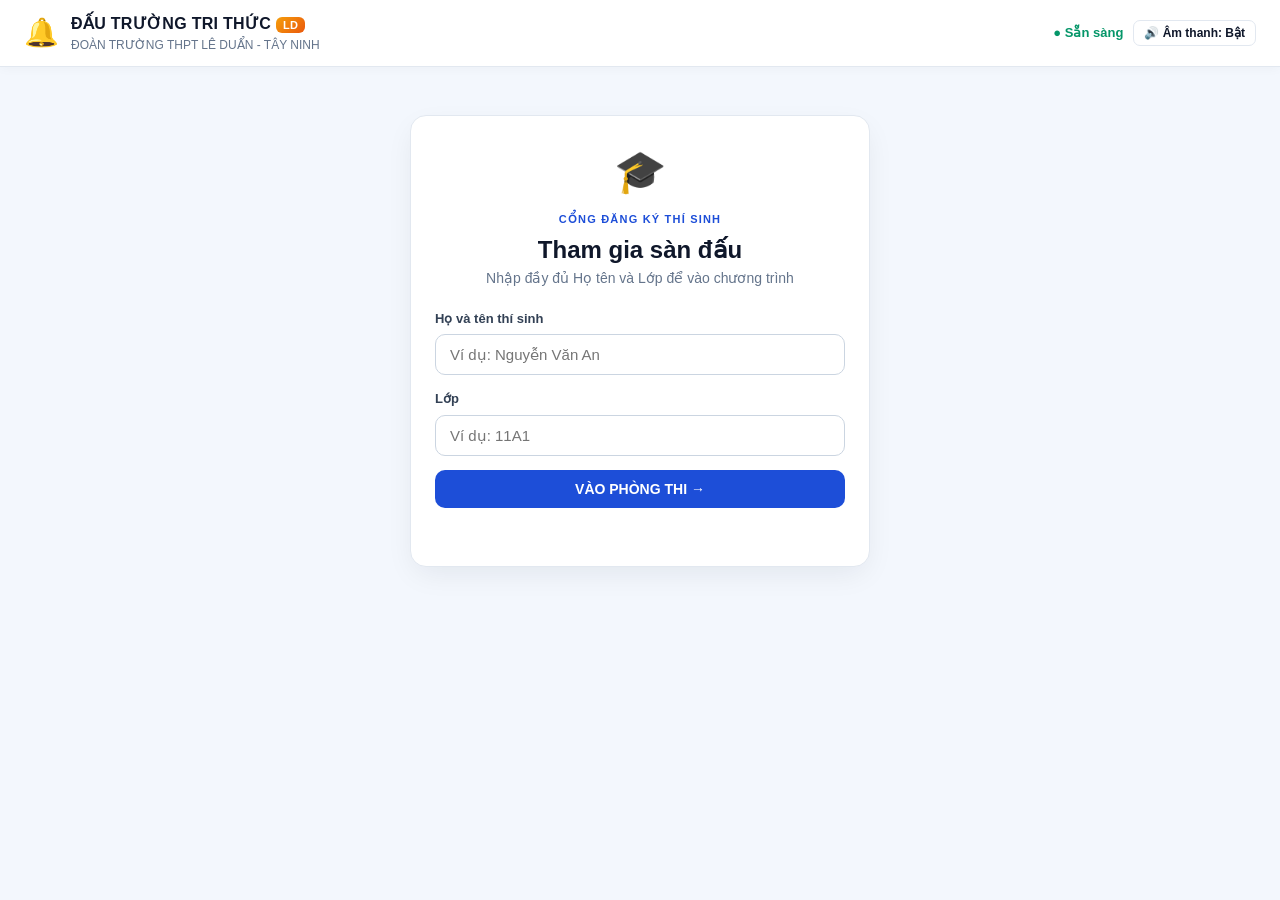
<file: index.html>
<!doctype html>
<html lang="vi">
<head>
  <meta charset="utf-8">
  <meta name="viewport" content="width=device-width,initial-scale=1">
  <title>Rung Chuông Vàng - THPT Lê Duẩn</title>
  <link rel="stylesheet" href="style.css">
</head>
<body>
  <header class="topbar">
    <a class="brand" href="index.html">
      <span class="brand-logo">🔔</span>
      <span><b>ĐẤU TRƯỜNG TRI THỨC <span class="pro-tag">LD</span></b><small>ĐOÀN TRƯỜNG THPT LÊ DUẨN - TÂY NINH</small></span>
    </a>
    <div class="top-right">
      <span id="netState" style="font-size:13px;font-weight:700;color:#059669">● Sẵn sàng</span>
      <button id="soundToggle" class="action-btn outline-btn sm-btn">🔊 Âm thanh: Bật</button>
    </div>
  </header>

  <main class="container">
    <section id="loginView" class="login-panel">
      <div class="login-emblem">🎓</div>
      <p class="kicker">CỔNG ĐĂNG KÝ THÍ SINH</p>
      <h1>Tham gia sàn đấu</h1>
      <p class="sub">Nhập đầy đủ Họ tên và Lớp để vào chương trình</p>
      <div class="login-grid">
        <label>Họ và tên thí sinh<input id="fullName" placeholder="Ví dụ: Nguyễn Văn An" autocomplete="name"></label>
        <label>Lớp<input id="className" placeholder="Ví dụ: 11A1"></label>
        <button id="joinBtn" class="action-btn primary-btn wide">VÀO PHÒNG THI →</button>
      </div>
      <div id="loginMsg" class="notice"></div>
    </section>

    <section id="examView" class="surface hidden">
      <div class="status-bar">
        <div>
          <strong id="playerName" style="font-size:16px">Thí sinh</strong> · <span id="playerClass" class="badge badge-blue">Lớp</span>
        </div>
        <div style="display:flex;gap:8px;align-items:center">
          <span class="badge badge-green">Điểm: <b id="playerScore">0</b></span>
          <span id="playerStateBadge" class="badge badge-amber">Đang chờ</span>
        </div>
      </div>

      <div id="waitingBox" style="text-align:center;padding:36px 12px">
        <div style="font-size:48px;margin-bottom:10px">⏳</div>
        <h2 id="waitTitle">Đang chờ Ban tổ chức bắt đầu...</h2>
        <p id="waitDesc" class="sub" style="margin-top:6px">Vui lòng giữ nguyên màn hình này và không chuyển sang ứng dụng khác.</p>
      </div>

      <div id="eliminatedBox" class="hidden" style="text-align:center;padding:36px 12px">
        <div style="font-size:52px;margin-bottom:10px">🛑</div>
        <h2 style="color:var(--danger)">BẠN ĐÃ DỪNG CUỘC CHƠI</h2>
        <p id="elimReason" class="sub" style="margin-top:8px;font-weight:700;color:#991b1b">Lý do: Trả lời sai</p>
        <p class="sub">Hãy theo dõi sân khấu để chờ lượt <b>Cứu trợ</b> từ Thầy Cô và khán giả!</p>
      </div>

      <div id="finishedBox" class="hidden" style="text-align:center;padding:36px 12px">
        <div style="font-size:52px;margin-bottom:10px">🏆</div>
        <h2>CUỘC THI ĐÃ KẾT THÚC</h2>
        <p class="sub" style="margin-top:8px">Cảm ơn bạn đã tham gia Rung Chuông Vàng Pro!</p>
        <a href="results.html" class="action-btn primary-btn" style="text-decoration:none;margin-top:10px">XEM BẢNG XẾP HẠNG</a>
      </div>

      <div id="questionBox" class="hidden">
        <div class="timer-box">
          <span class="badge badge-blue" id="qCounter">Câu 1 / 20</span>
          <span class="timer-num" id="timerDisplay">10s</span>
        </div>
        <div class="q-text" id="qText">Đang tải nội dung câu hỏi...</div>
        <div class="options-grid" id="options">
          <button class="opt-btn" data-choice="A"><span class="opt-key">A</span><span id="optA"></span></button>
          <button class="opt-btn" data-choice="B"><span class="opt-key">B</span><span id="optB"></span></button>
          <button class="opt-btn" data-choice="C"><span class="opt-key">C</span><span id="optC"></span></button>
          <button class="opt-btn" data-choice="D"><span class="opt-key">D</span><span id="optD"></span></button>
        </div>
        <div id="answerNotice" class="notice ok" style="text-align:center"></div>
      </div>
    </section>
  </main>

  <div id="toast" class="toast hidden"></div>
  <script src="config.js"></script>
  <script src="app.js"></script>
</body>
</html>
</file>
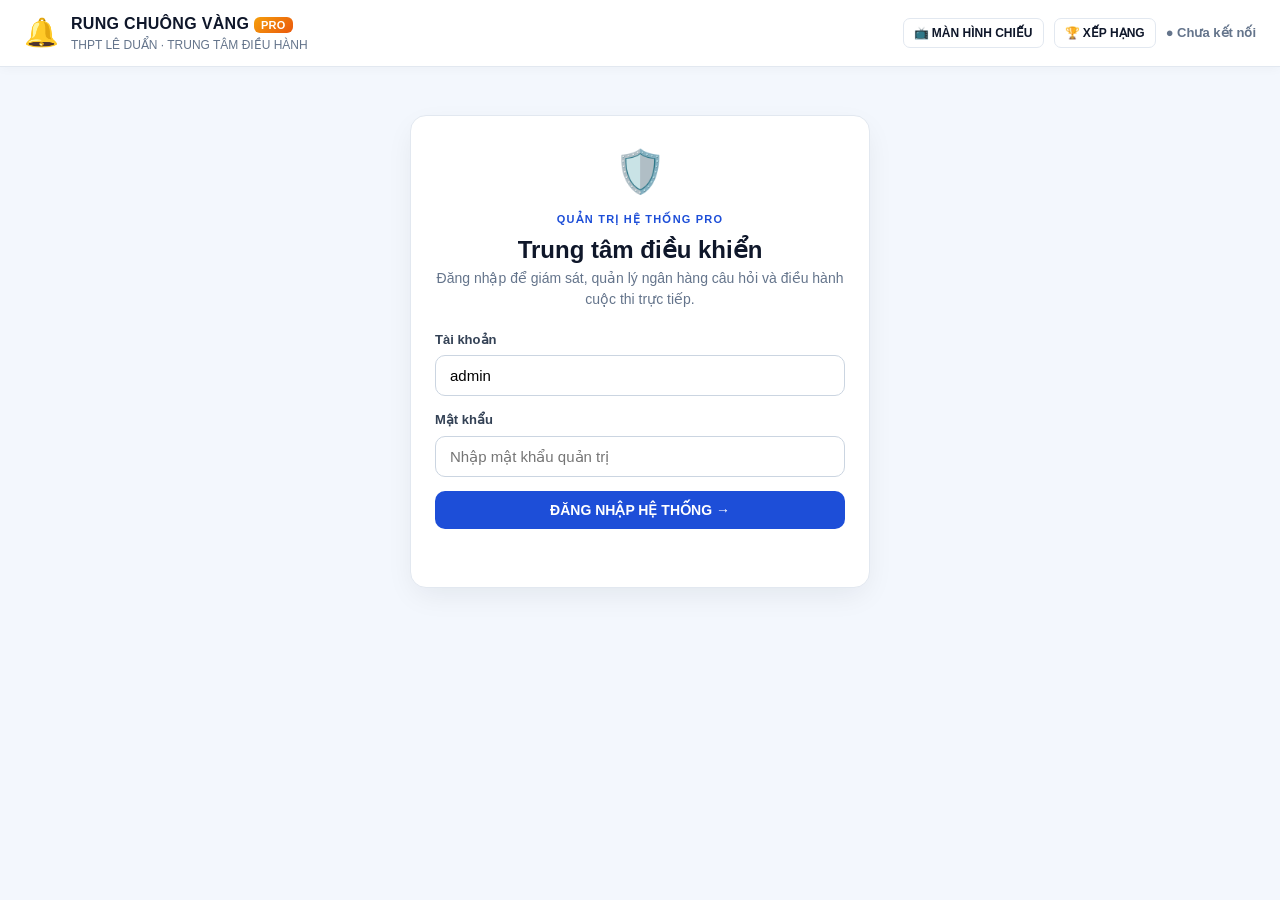
<file: admin.html>
<!doctype html>
<html lang="vi">
<head>
  <meta charset="utf-8">
  <meta name="viewport" content="width=device-width,initial-scale=1">
  <title>Admin Pro | Rung Chuông Vàng</title>
  <link rel="stylesheet" href="style.css">
</head>
<body class="admin-body">
  <header class="admin-top">
    <a class="brand" href="index.html">
      <span class="brand-logo">🔔</span>
      <span><b>RUNG CHUÔNG VÀNG <span class="pro-tag">PRO</span></b><small>THPT LÊ DUẨN · TRUNG TÂM ĐIỀU HÀNH</small></span>
    </a>
    <div class="top-right">
      <a href="screen.html" target="_blank" class="action-btn outline-btn sm-btn" style="text-decoration:none">📺 MÀN HÌNH CHIẾU</a>
      <a href="results.html" target="_blank" class="action-btn outline-btn sm-btn" style="text-decoration:none">🏆 XẾP HẠNG</a>
      <span id="connection" style="font-size:13px;font-weight:700;color:#64748b">● Chưa kết nối</span>
      <button id="logoutAdmin" class="action-btn outline-btn sm-btn hidden">Đăng xuất</button>
    </div>
  </header>

  <main class="admin-wrap">
    <section id="loginPanel" class="login-panel surface">
      <div class="login-emblem">🛡️</div>
      <p class="kicker">QUẢN TRỊ HỆ THỐNG PRO</p>
      <h1>Trung tâm điều khiển</h1>
      <p class="sub">Đăng nhập để giám sát, quản lý ngân hàng câu hỏi và điều hành cuộc thi trực tiếp.</p>
      <div class="login-grid">
        <label>Tài khoản<input id="adminUser" autocomplete="username" placeholder="Nhập admin" value="admin"></label>
        <label>Mật khẩu<input id="adminPass" type="password" autocomplete="current-password" placeholder="Nhập mật khẩu quản trị"></label>
        <button class="action-btn primary-btn wide" id="loginAdmin">ĐĂNG NHẬP HỆ THỐNG →</button>
      </div>
      <div id="adminMsg" class="notice" role="status"></div>
    </section>

    <div id="controls" class="hidden">
      <section class="welcome-row">
        <div>
          <p class="kicker">LIVE CONTROL ROOM PRO</p>
          <h1>Bảng điều hành cuộc thi</h1>
          <p class="sub" style="margin-bottom:0">Duyệt thí sinh đồng loạt, cứu trợ, quản lý ngân hàng câu hỏi và theo dõi thời gian thực.</p>
        </div>
        <div style="display:flex;gap:10px;align-items:center;flex-wrap:wrap">
          <button id="btnOpenQBank" class="action-btn outline-btn">📚 NGÂN HÀNG CÂU HỎI</button>
          <button id="btnExportCsv" class="action-btn outline-btn">📥 XUẤT CSV</button>
          <span id="statusBadge" class="badge badge-amber" style="font-size:13px;padding:8px 14px">ĐANG CHỜ</span>
        </div>
      </section>

      <section class="metric-grid">
        <article class="metric-card"><span class="metric-icon blue">👥</span><div><small>TỔNG ĐĂNG KÝ</small><strong id="mTotal">0</strong></div></article>
        <article class="metric-card"><span class="metric-icon green">✓</span><div><small>ĐANG THI / ĐÃ DUYỆT</small><strong id="mActive">0</strong></div></article>
        <article class="metric-card"><span class="metric-icon amber">⌛</span><div><small>CHỜ DUYỆT</small><strong id="mPending">0</strong></div></article>
        <article class="metric-card"><span class="metric-icon red">✕</span><div><small>ĐÃ BỊ LOẠI</small><strong id="mEliminated">0</strong></div></article>
      </section>

      <section class="control-grid">
        <article class="panel">
          <div class="panel-head">
            <div><p class="kicker">GAME MASTER</p><h2>Điều khiển cuộc thi</h2></div>
            <span id="adminTimer" style="font-size:22px;font-weight:900;color:var(--primary)">0s</span>
          </div>
          <div class="main-actions">
            <button id="start" class="action-btn primary-btn">▶ BẮT ĐẦU THI</button>
            <button id="next" class="action-btn soft-btn">⏭ CÂU TIẾP THEO</button>
            <button id="pause" class="action-btn soft-btn">Ⅱ TẠM DỪNG</button>
            <button id="resume" class="action-btn soft-btn">▶ TIẾP TỤC</button>
            <button id="finish" class="action-btn danger-btn">■ KẾT THÚC</button>
            <button id="resetGame" class="action-btn outline-btn" style="border-color:#fca5a5;color:#dc2626">↺ TẠO PHIÊN MỚI</button>
          </div>
          <div id="liveQuestionBox" style="background:#f8fafc;padding:14px;border-radius:12px;border:1px solid var(--border)">
            <small class="kicker" id="liveQMeta">CHƯA BẮT ĐẦU</small>
            <p id="liveQText" style="font-weight:700;margin-top:4px">Bấm "Bắt đầu thi" để phát câu hỏi đầu tiên.</p>
            <p id="liveQAns" style="font-size:13px;color:var(--success);font-weight:700;margin-top:6px"></p>
          </div>
        </article>

        <article class="panel">
          <div class="panel-head">
            <div><p class="kicker">CẤU HÌNH & THAO TÁC NHANH</p><h2>Thiết lập phiên thi</h2></div>
          </div>
          <div class="main-actions">
            <button id="approveAll" class="action-btn success-btn">✓ DUYỆT TẤT CẢ THÍ SINH</button>
            <button id="reinstateAll" class="action-btn soft-btn">💖 CỨU TRỢ TẤT CẢ</button>
          </div>
          <div class="settings-row">
            <label>Số câu thi<input id="cfgQuestions" type="number" min="1" max="100" value="20"></label>
            <label>Giây / câu<input id="cfgSeconds" type="number" min="5" max="120" value="10"></label>
            <label>Kho bốc thăm<input id="cfgPool" type="number" min="1" max="500" value="100"></label>
          </div>
          <button id="saveSettings" class="action-btn outline-btn wide" style="margin-top:12px">💾 LƯU CẤU HÌNH</button>
        </article>
      </section>

      <section class="panel">
        <div class="panel-head">
          <div><p class="kicker">DANH SÁCH SÀN ĐẤU</p><h2>Thí sinh tham gia</h2></div>
          <input id="searchStudent" placeholder="Tìm tên hoặc lớp..." style="max-width:260px;margin:0">
        </div>
        <div class="table-wrap">
          <table>
            <thead>
              <tr><th>Mã TS</th><th>Họ và tên</th><th>Lớp</th><th>Trạng thái</th><th>Ghi chú / Lý do</th><th>Thao tác</th></tr>
            </thead>
            <tbody id="studentRows"></tbody>
          </table>
        </div>
      </section>
    </div>
  </main>

  <!-- Modal Ngân hàng câu hỏi -->
  <div id="qBankModal" class="modal-backdrop hidden">
    <div class="modal-card">
      <div class="panel-head">
        <div><p class="kicker">NGÂN HÀNG CÂU HỎI PRO</p><h2>Quản lý câu hỏi trực tiếp</h2></div>
        <button id="btnCloseQBank" class="action-btn outline-btn sm-btn">✕ Đóng</button>
      </div>
      <div style="background:#f8fafc;padding:16px;border-radius:12px;border:1px solid var(--border);margin-bottom:18px">
        <input type="hidden" id="qEditId">
        <div class="form-grid">
          <label>Nội dung câu hỏi<textarea id="qInputText" rows="2" placeholder="Nhập nội dung câu hỏi..."></textarea></label>
          <div style="display:grid;grid-template-columns:1fr 1fr;gap:10px">
            <label>Đáp án A<input id="qInputA" placeholder="Phương án A"></label>
            <label>Đáp án B<input id="qInputB" placeholder="Phương án B"></label>
            <label>Đáp án C<input id="qInputC" placeholder="Phương án C"></label>
            <label>Đáp án D<input id="qInputD" placeholder="Phương án D"></label>
          </div>
          <div style="display:grid;grid-template-columns:1fr 1fr 1fr;gap:10px">
            <label>Đáp án đúng
              <select id="qInputCorrect"><option value="A">A</option><option value="B">B</option><option value="C">C</option><option value="D">D</option></select>
            </label>
            <label>Chủ đề<input id="qInputTopic" value="Kiến thức chung"></label>
            <label>Trạng thái
              <select id="qInputActive"><option value="TRUE">Hiển thị (Bật)</option><option value="FALSE">Ẩn (Tắt)</option></select>
            </label>
          </div>
          <div style="display:flex;gap:10px">
            <button id="btnSaveQuestion" class="action-btn primary-btn">💾 LƯU CÂU HỎI</button>
            <button id="btnResetQuestionForm" class="action-btn outline-btn">Làm mới ô nhập</button>
          </div>
        </div>
      </div>
      <div class="table-wrap">
        <table>
          <thead><tr><th>ID</th><th>Nội dung câu hỏi</th><th>Đáp án</th><th>Trạng thái</th><th>Thao tác</th></tr></thead>
          <tbody id="qBankRows"></tbody>
        </table>
      </div>
    </div>
  </div>

  <div id="toast" class="toast hidden"></div>
  <script src="config.js"></script>
  <script src="admin.js"></script>
</body>
</html>
</file>
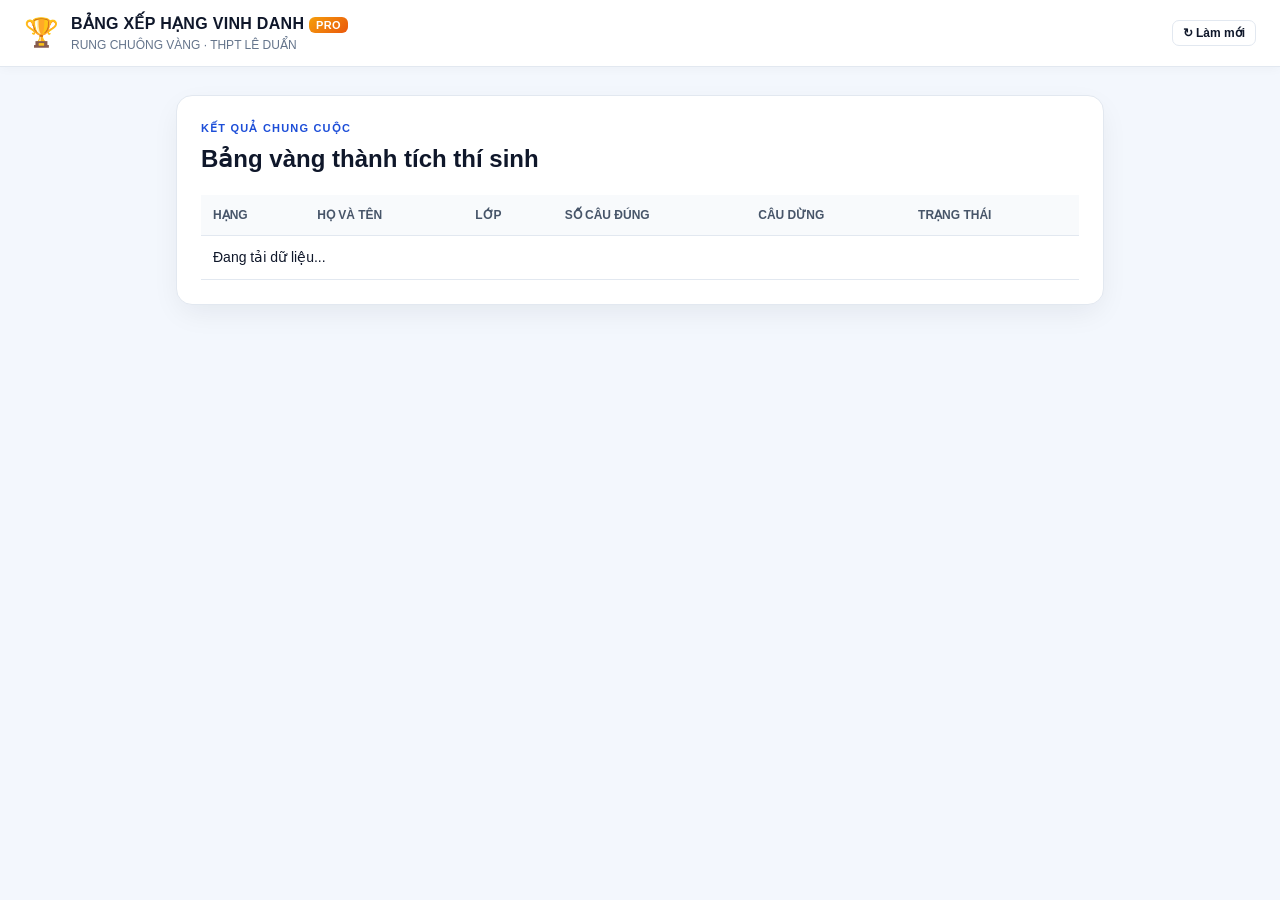
<file: results.html>
<!doctype html>
<html lang="vi">
<head>
  <meta charset="utf-8">
  <meta name="viewport" content="width=device-width,initial-scale=1">
  <title>Bảng Xếp Hạng | Rung Chuông Vàng Pro</title>
  <link rel="stylesheet" href="style.css">
</head>
<body>
  <header class="topbar">
    <a class="brand" href="index.html">
      <span class="brand-logo">🏆</span>
      <span><b>BẢNG XẾP HẠNG VINH DANH <span class="pro-tag">PRO</span></b><small>RUNG CHUÔNG VÀNG · THPT LÊ DUẨN</small></span>
    </a>
    <div class="top-right">
      <button onclick="location.reload()" class="action-btn outline-btn sm-btn">↻ Làm mới</button>
    </div>
  </header>

  <main class="container" style="max-width:960px">
    <section class="surface">
      <p class="kicker">KẾT QUẢ CHUNG CUỘC</p>
      <h1 style="margin-bottom:18px">Bảng vàng thành tích thí sinh</h1>
      <div class="table-wrap">
        <table>
          <thead>
            <tr><th>Hạng</th><th>Họ và tên</th><th>Lớp</th><th>Số câu đúng</th><th>Câu dừng</th><th>Trạng thái</th></tr>
          </thead>
          <tbody id="rankRows"><tr><td colspan="6">Đang tải dữ liệu...</td></tr></tbody>
        </table>
      </div>
    </section>
  </main>

  <script src="config.js"></script>
  <script>
    (async () => {
      const url = RCV_CONFIG.API_URL + "?action=leaderboard";
      let d;
      try {
        const r = await fetch(url);
        d = await r.json();
      } catch (_) {
        d = await new Promise(res => {
          const cb = "rcv_lb_" + Date.now();
          const s = document.createElement("script");
          window[cb] = x => { delete window[cb]; s.remove(); res(x); };
          s.src = url + "&callback=" + cb;
          document.body.appendChild(s);
        });
      }
      const tbody = document.getElementById("rankRows");
      if (!d || !d.ok || !d.rows.length) {
        tbody.innerHTML = '<tr><td colspan="6">Chưa có dữ liệu xếp hạng.</td></tr>';
        return;
      }
      tbody.innerHTML = d.rows.map((r, idx) => {
        const medal = idx === 0 ? "🥇 1" : (idx === 1 ? "🥈 2" : (idx === 2 ? "🥉 3" : idx + 1));
        return `<tr>
          <td><b>${medal}</b></td>
          <td><b>${r.hoTen}</b></td>
          <td>${r.lop}</td>
          <td><span class="badge badge-green">${r.correct} câu</span></td>
          <td>Câu ${r.lastQuestion || 0}</td>
          <td>${r.status} ${r.reason ? `(${r.reason})` : ""}</td>
        </tr>`;
      }).join("");
    })();
  </script>
</body>
</html>
</file>
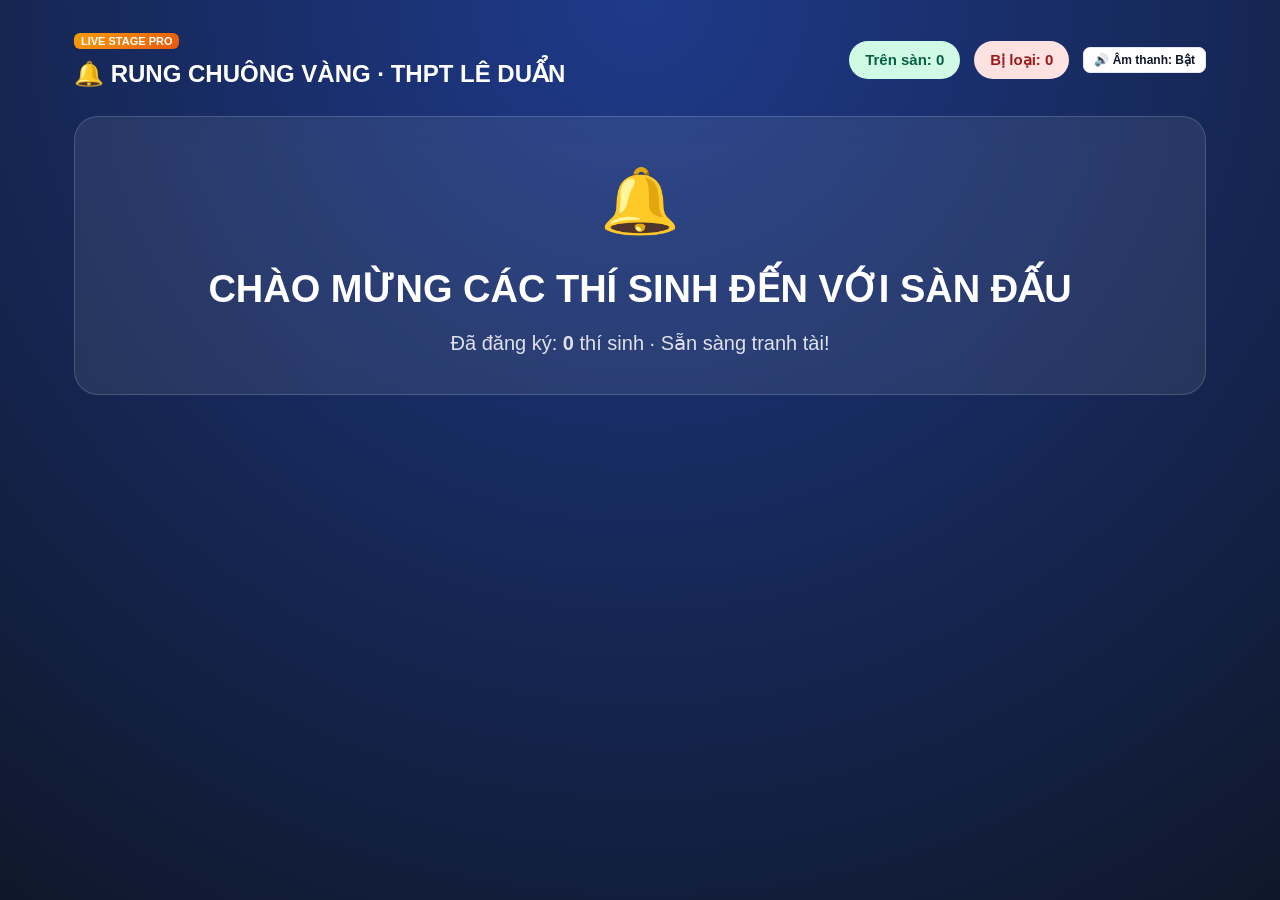
<file: screen.html>
<!doctype html>
<html lang="vi">
<head>
  <meta charset="utf-8">
  <meta name="viewport" content="width=device-width,initial-scale=1">
  <title>Màn Hình Sân Khấu | Rung Chuông Vàng Pro</title>
  <link rel="stylesheet" href="style.css">
</head>
<body class="screen-body">
  <div class="stage-wrap">
    <div style="display:flex;justify-content:space-between;align-items:center;flex-wrap:wrap;gap:12px">
      <div style="text-align:left">
        <span class="pro-tag">LIVE STAGE PRO</span>
        <h2 style="font-size:24px;margin-top:4px">🔔 RUNG CHUÔNG VÀNG · THPT LÊ DUẨN</h2>
      </div>
      <div style="display:flex;gap:14px;align-items:center">
        <div class="badge badge-green" style="font-size:15px;padding:8px 16px">Trên sàn: <b id="stActive">0</b></div>
        <div class="badge badge-red" style="font-size:15px;padding:8px 16px">Bị loại: <b id="stElim">0</b></div>
        <button id="stageSound" class="action-btn outline-btn sm-btn">🔊 Âm thanh: Bật</button>
      </div>
    </div>

    <div class="stage-card">
      <div id="stageWaiting">
        <div style="font-size:64px;margin-bottom:12px">🔔</div>
        <h1 style="font-size:38px">CHÀO MỪNG CÁC THÍ SINH ĐẾN VỚI SÀN ĐẤU</h1>
        <p style="font-size:20px;opacity:0.85;margin-top:10px">Đã đăng ký: <b id="stTotal">0</b> thí sinh · Sẵn sàng tranh tài!</p>
      </div>

      <div id="stageQuestion" class="hidden">
        <div style="display:flex;justify-content:space-between;align-items:center">
          <span class="badge badge-amber" style="font-size:18px;padding:8px 18px" id="stQNo">CÂU 1 / 20</span>
          <span style="font-size:18px;opacity:0.9" id="stAnswered">Đã trả lời: 0</span>
          <div style="font-size:46px;font-weight:900;color:#fbbf24" id="stTimer">10s</div>
        </div>
        <div class="stage-q" id="stQText">Nội dung câu hỏi</div>
        <div class="stage-opts">
          <div class="stage-opt"><b>A</b><span id="stA"></span></div>
          <div class="stage-opt"><b>B</b><span id="stB"></span></div>
          <div class="stage-opt"><b>C</b><span id="stC"></span></div>
          <div class="stage-opt"><b>D</b><span id="stD"></span></div>
        </div>
      </div>

      <div id="stageFinished" class="hidden">
        <div style="font-size:68px;margin-bottom:12px">🏆</div>
        <h1 style="font-size:40px">CHÚC MỪNG CÁC THÍ SINH XUẤT SẮC!</h1>
        <p style="font-size:20px;opacity:0.85;margin-top:10px">Cuộc thi đã khép lại thành công tốt đẹp.</p>
        <a href="results.html" class="action-btn primary-btn" style="text-decoration:none;margin-top:20px;font-size:18px;padding:14px 28px">XEM BẢNG VINH DANH</a>
      </div>
    </div>
  </div>
  <script src="config.js"></script>
  <script src="screen.js"></script>
</body>
</html>
</file>
<file: style.css>
:root {
  --bg: #f3f7fd;
  --surface: #ffffff;
  --ink: #0f172a;
  --muted: #64748b;
  --primary: #1d4ed8;
  --primary-hover: #1e40af;
  --accent: #f59e0b;
  --success: #059669;
  --danger: #dc2626;
  --border: #e2e8f0;
  --radius: 16px;
  --shadow: 0 10px 30px -5px rgba(15, 23, 42, 0.08);
}

* { box-sizing: border-box; margin: 0; padding: 0; }
body {
  font-family: -apple-system, BlinkMacSystemFont, "Segoe UI", Roboto, Helvetica, Arial, sans-serif;
  background: var(--bg);
  color: var(--ink);
  line-height: 1.5;
  min-height: 100vh;
}
.hidden { display: none !important; }

/* Header */
.topbar, .admin-top {
  background: var(--surface);
  border-bottom: 1px solid var(--border);
  padding: 12px 24px;
  display: flex;
  justify-content: space-between;
  align-items: center;
  position: sticky;
  top: 0;
  z-index: 50;
  box-shadow: 0 2px 10px rgba(0,0,0,0.03);
}
.brand { display: flex; align-items: center; gap: 12px; text-decoration: none; color: inherit; }
.brand-logo { font-size: 28px; }
.brand b { display: block; font-size: 16px; letter-spacing: 0.3px; }
.brand small { display: block; font-size: 12px; color: var(--muted); }
.pro-tag {
  background: linear-gradient(135deg, #f59e0b, #ea580c);
  color: #fff;
  padding: 2px 7px;
  border-radius: 6px;
  font-size: 11px;
  font-weight: 800;
  vertical-align: middle;
}
.top-right { display: flex; align-items: center; gap: 10px; flex-wrap: wrap; }

/* Buttons */
.action-btn {
  display: inline-flex;
  align-items: center;
  justify-content: center;
  gap: 6px;
  padding: 10px 16px;
  border-radius: 10px;
  font-weight: 600;
  font-size: 14px;
  border: 1px solid transparent;
  cursor: pointer;
  transition: all 0.15s ease;
}
.action-btn:disabled { opacity: 0.55; cursor: not-allowed; }
.primary-btn { background: var(--primary); color: #fff; }
.primary-btn:hover:not(:disabled) { background: var(--primary-hover); }
.success-btn { background: var(--success); color: #fff; }
.success-btn:hover:not(:disabled) { background: #047857; }
.danger-btn { background: var(--danger); color: #fff; }
.danger-btn:hover:not(:disabled) { background: #b91c1c; }
.soft-btn { background: #eff6ff; color: var(--primary); border-color: #dbeafe; }
.soft-btn:hover:not(:disabled) { background: #dbeafe; }
.outline-btn { background: #fff; color: var(--ink); border-color: var(--border); }
.outline-btn:hover:not(:disabled) { background: #f8fafc; }
.wide { width: 100%; }
.sm-btn { padding: 5px 10px; font-size: 12px; border-radius: 7px; }

/* Cards & Layout */
.container { max-width: 760px; margin: 28px auto; padding: 0 16px; }
.admin-wrap { max-width: 1320px; margin: 24px auto; padding: 0 20px; }
.surface, .panel, .login-panel {
  background: var(--surface);
  border: 1px solid var(--border);
  border-radius: var(--radius);
  padding: 24px;
  box-shadow: var(--shadow);
}
.login-panel { max-width: 460px; margin: 48px auto; text-align: center; }
.login-emblem { font-size: 42px; margin-bottom: 8px; }
.kicker { font-size: 11px; font-weight: 800; letter-spacing: 1.2px; color: var(--primary); text-transform: uppercase; margin-bottom: 4px; }
.sub { color: var(--muted); font-size: 14px; margin-bottom: 20px; }

/* Forms */
.login-grid, .form-grid { display: grid; gap: 14px; text-align: left; }
label { display: block; font-size: 13px; font-weight: 600; color: #334155; }
input, select, textarea {
  width: 100%;
  margin-top: 6px;
  padding: 11px 14px;
  border: 1px solid #cbd5e1;
  border-radius: 10px;
  font-size: 15px;
  outline: none;
  transition: border 0.15s;
}
input:focus, select:focus, textarea:focus { border-color: var(--primary); box-shadow: 0 0 0 3px rgba(29, 78, 216, 0.12); }

.notice { margin-top: 14px; font-size: 14px; font-weight: 600; color: var(--danger); min-height: 20px; }
.notice.ok { color: var(--success); }

/* Student Exam View */
.status-bar {
  display: flex;
  justify-content: space-between;
  align-items: center;
  flex-wrap: wrap;
  gap: 10px;
  background: #f8fafc;
  padding: 12px 16px;
  border-radius: 12px;
  border: 1px solid var(--border);
  margin-bottom: 18px;
}
.badge { padding: 4px 10px; border-radius: 999px; font-size: 12px; font-weight: 700; }
.badge-blue { background: #dbeafe; color: #1e40af; }
.badge-green { background: #d1fae5; color: #065f46; }
.badge-amber { background: #fef3c7; color: #92400e; }
.badge-red { background: #fee2e2; color: #991b1b; }

.timer-box {
  display: flex;
  align-items: center;
  justify-content: space-between;
  margin-bottom: 14px;
}
.timer-num { font-size: 28px; font-weight: 900; color: var(--primary); font-variant-numeric: tabular-nums; }
.timer-num.urgent { color: var(--danger); animation: pulse 0.6s infinite alternate; }
@keyframes pulse { from { transform: scale(1); } to { transform: scale(1.08); } }

.q-text { font-size: 20px; font-weight: 700; margin-bottom: 20px; color: #0f172a; }
.options-grid { display: grid; gap: 12px; }
.opt-btn {
  display: flex;
  align-items: center;
  gap: 14px;
  width: 100%;
  text-align: left;
  padding: 15px 18px;
  background: #fff;
  border: 2px solid var(--border);
  border-radius: 14px;
  font-size: 16px;
  font-weight: 600;
  cursor: pointer;
  transition: all 0.15s;
}
.opt-btn:hover:not(:disabled) { border-color: var(--primary); background: #eff6ff; }
.opt-btn.selected { border-color: var(--primary); background: #dbeafe; color: #1e3a8a; }
.opt-key {
  width: 34px; height: 34px;
  border-radius: 10px;
  background: #f1f5f9;
  display: inline-flex; align-items: center; justify-content: center;
  font-weight: 800; color: var(--primary); flex-shrink: 0;
}
.opt-btn.selected .opt-key { background: var(--primary); color: #fff; }

/* Admin Dashboard */
.welcome-row { display: flex; justify-content: space-between; align-items: center; flex-wrap: wrap; gap: 16px; margin-bottom: 20px; }
.metric-grid { display: grid; grid-template-columns: repeat(auto-fit, minmax(210px, 1fr)); gap: 16px; margin-bottom: 20px; }
.metric-card {
  background: var(--surface);
  border: 1px solid var(--border);
  border-radius: 14px;
  padding: 18px;
  display: flex;
  align-items: center;
  gap: 14px;
  box-shadow: var(--shadow);
}
.metric-icon { width: 46px; height: 46px; border-radius: 12px; display: flex; align-items: center; justify-content: center; font-size: 20px; font-weight: 800; }
.metric-icon.blue { background: #dbeafe; color: #1d4ed8; }
.metric-icon.green { background: #d1fae5; color: #059669; }
.metric-icon.amber { background: #fef3c7; color: #d97706; }
.metric-icon.red { background: #fee2e2; color: #dc2626; }
.metric-card small { display: block; font-size: 11px; font-weight: 700; color: var(--muted); }
.metric-card strong { font-size: 26px; font-weight: 800; }

.control-grid { display: grid; grid-template-columns: 1.2fr 1fr; gap: 20px; margin-bottom: 20px; }
@media (max-width: 900px) { .control-grid { grid-template-columns: 1fr; } }
.panel-head { display: flex; justify-content: space-between; align-items: center; margin-bottom: 16px; }
.main-actions { display: flex; flex-wrap: wrap; gap: 10px; margin-bottom: 16px; }
.settings-row { display: grid; grid-template-columns: repeat(3, 1fr); gap: 10px; margin-top: 12px; }

/* Tables */
.table-wrap { overflow-x: auto; }
table { width: 100%; border-collapse: collapse; font-size: 14px; }
th, td { padding: 11px 12px; text-align: left; border-bottom: 1px solid var(--border); }
th { background: #f8fafc; font-weight: 700; color: #475569; font-size: 12px; text-transform: uppercase; }

/* Modal */
.modal-backdrop {
  position: fixed; inset: 0; background: rgba(15, 23, 42, 0.55);
  display: flex; align-items: center; justify-content: center; padding: 16px; z-index: 100;
}
.modal-card {
  background: #fff; border-radius: 18px; width: 100%; max-width: 920px;
  max-height: 90vh; overflow-y: auto; padding: 24px; box-shadow: 0 25px 50px -12px rgba(0,0,0,0.25);
}

/* Stage Screen */
.screen-body { background: radial-gradient(circle at top, #1e3a8a, #0f172a); color: #fff; }
.stage-wrap { max-width: 1180px; margin: 0 auto; padding: 28px 24px; text-align: center; }
.stage-card {
  background: rgba(255,255,255,0.08);
  backdrop-filter: blur(12px);
  border: 1px solid rgba(255,255,255,0.16);
  border-radius: 24px;
  padding: 36px;
  margin-top: 24px;
}
.stage-q { font-size: 34px; font-weight: 800; margin: 20px 0 32px; line-height: 1.35; }
.stage-opts { display: grid; grid-template-columns: 1fr 1fr; gap: 18px; text-align: left; }
@media (max-width: 768px) { .stage-opts { grid-template-columns: 1fr; } .stage-q { font-size: 24px; } }
.stage-opt {
  background: rgba(255,255,255,0.1);
  border: 2px solid rgba(255,255,255,0.2);
  border-radius: 16px;
  padding: 20px 24px;
  font-size: 22px;
  font-weight: 700;
  display: flex; align-items: center; gap: 16px;
}
.stage-opt b {
  background: #f59e0b; color: #0f172a;
  width: 44px; height: 44px; border-radius: 12px;
  display: inline-flex; align-items: center; justify-content: center; flex-shrink: 0;
}

.toast {
  position: fixed; bottom: 20px; right: 20px;
  background: #0f172a; color: #fff; padding: 12px 18px;
  border-radius: 12px; font-size: 14px; font-weight: 600;
  box-shadow: 0 10px 25px rgba(0,0,0,0.2); z-index: 200;
}
</file>
